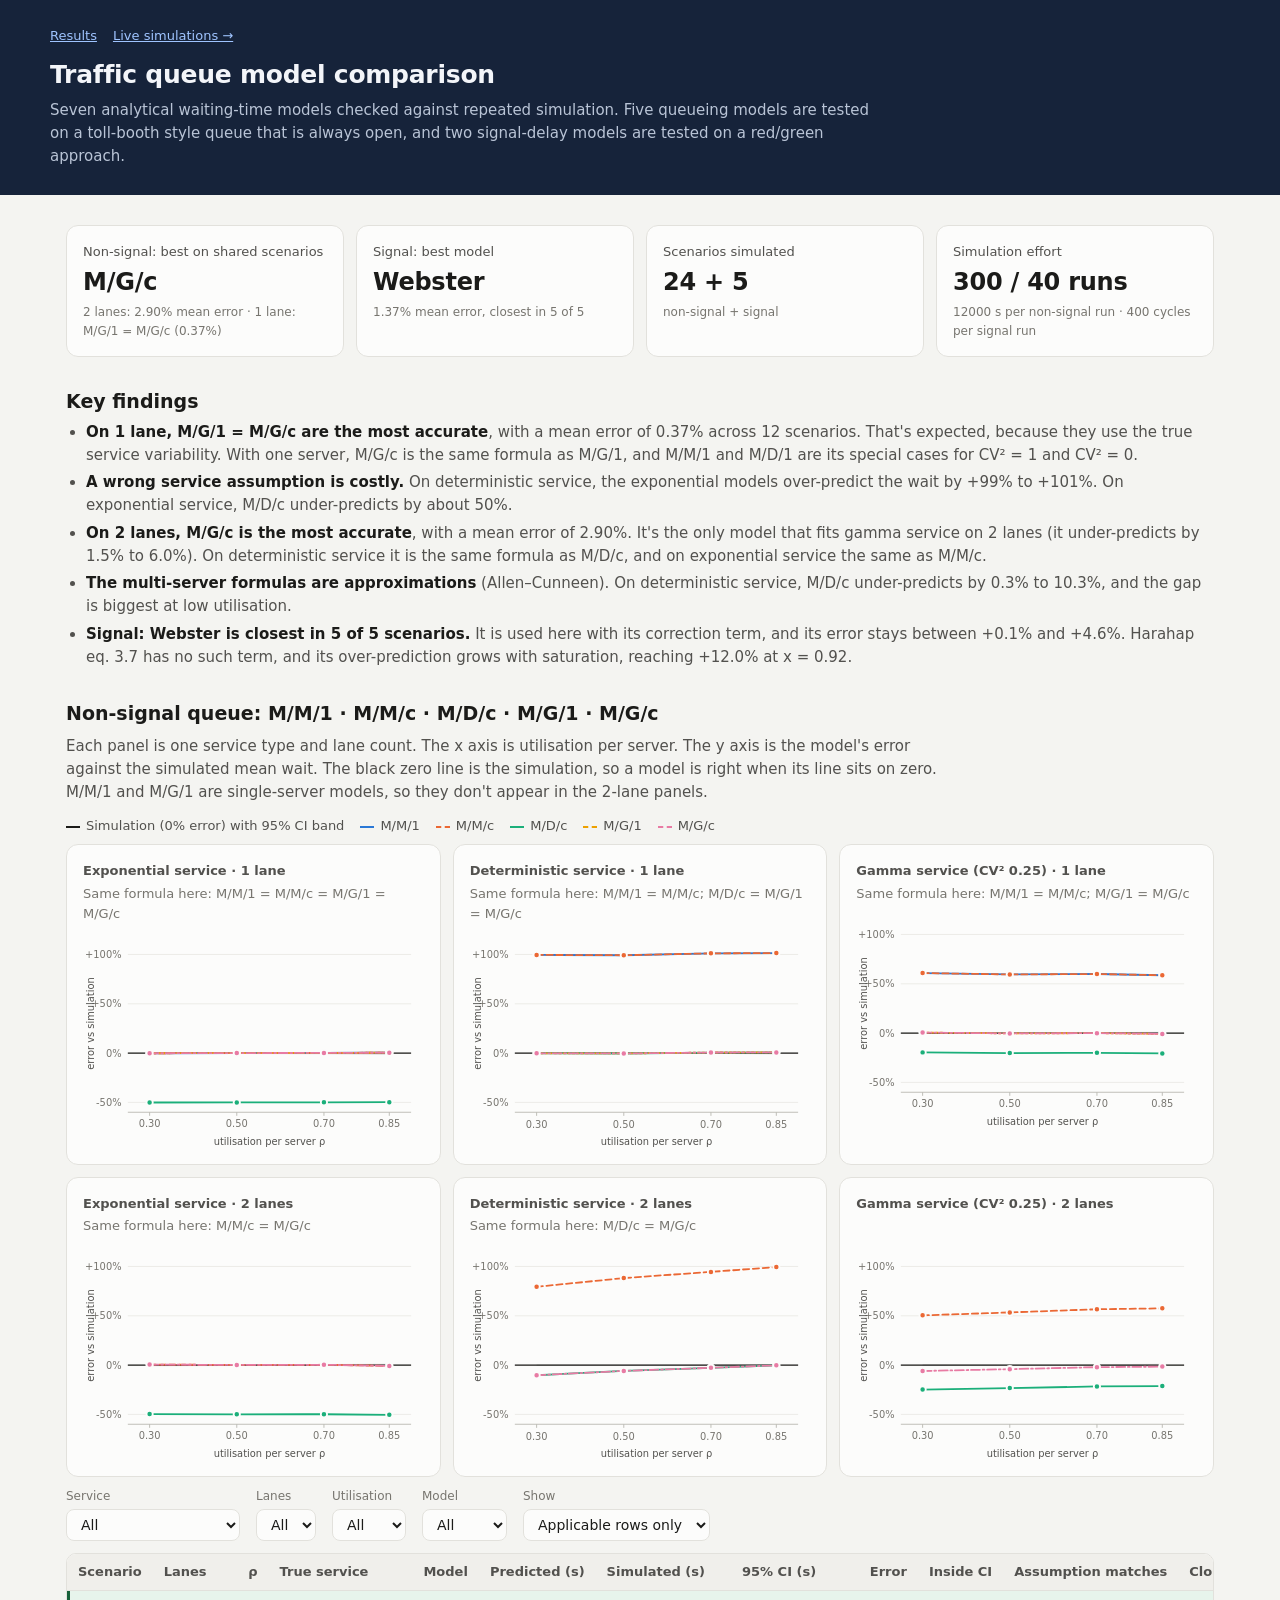
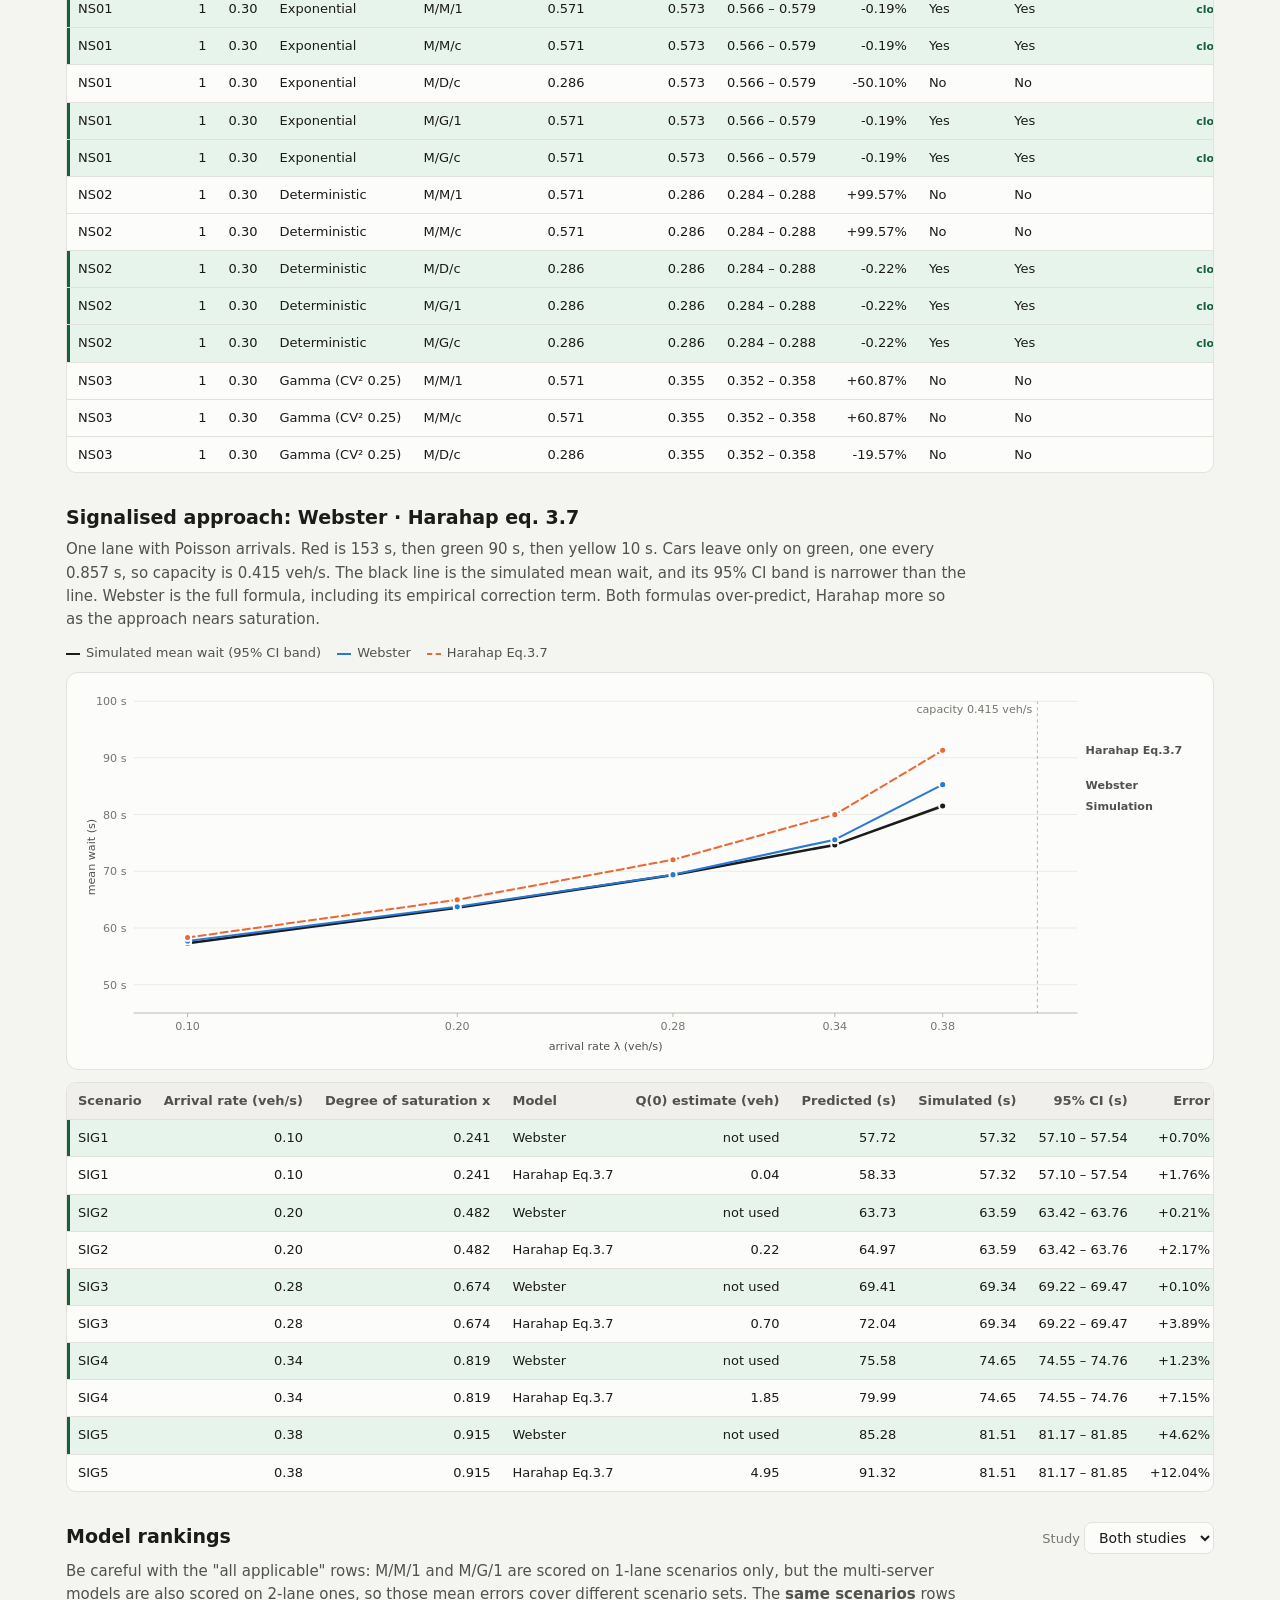
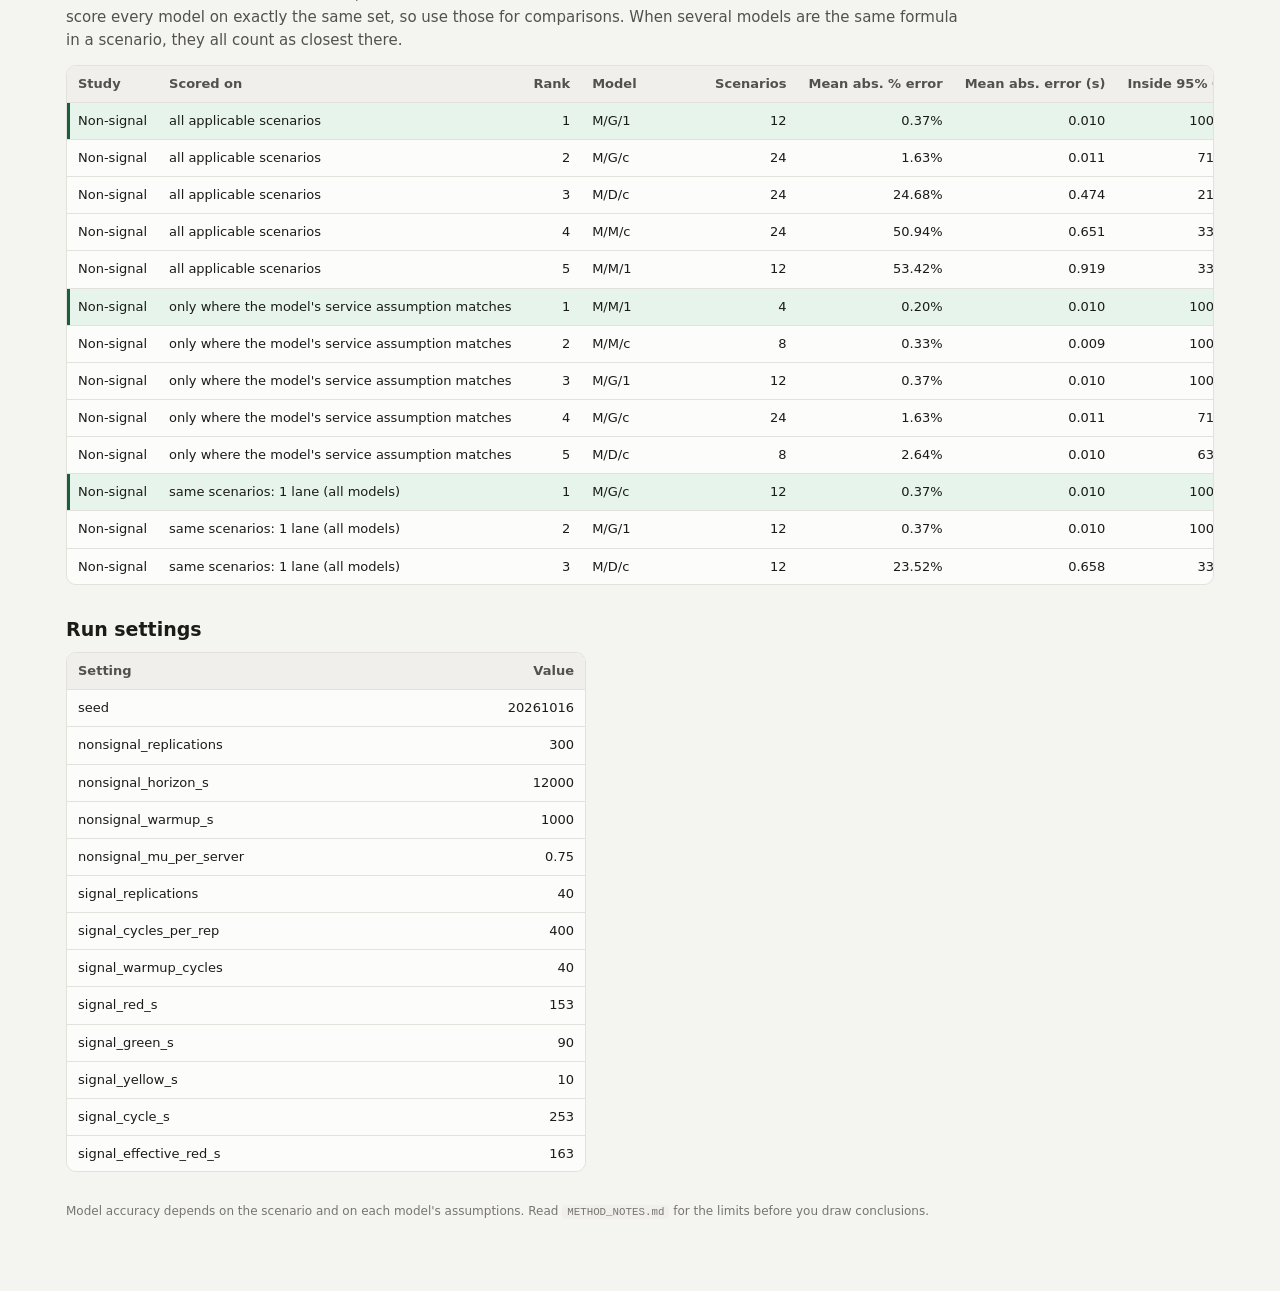
<file: dashboard/index.html>
<!doctype html>
<html lang="en">
<head>
<meta charset="utf-8">
<meta name="viewport" content="width=device-width, initial-scale=1">
<title>Traffic Queue Models</title>
<link rel="stylesheet" href="style.css">
</head>
<body>
<header class="top">
  <nav><a href="index.html" aria-current="page">Results</a><a href="animation.html">Live simulations &rarr;</a></nav>
  <h1>Traffic queue model comparison</h1>
  <p>Seven analytical waiting-time models checked against repeated simulation. Five queueing models are tested on a toll-booth style queue that is always open, and two signal-delay models are tested on a red/green approach.</p>
</header>
<main>
<div class="notice" id="load-note"><strong>Read-only page.</strong> It shows <code>results/data.js</code>, which <code>run_simulation.R</code> writes. Re-run the R script to refresh the numbers.</div>

<section>
  <div class="tiles">
    <div class="card tile"><div class="label">Non-signal: best on shared scenarios</div><div class="value" id="t-ns">—</div><div class="sub" id="t-ns-sub"></div></div>
    <div class="card tile"><div class="label">Signal: best model</div><div class="value" id="t-sig">—</div><div class="sub" id="t-sig-sub"></div></div>
    <div class="card tile"><div class="label">Scenarios simulated</div><div class="value" id="t-scen">—</div><div class="sub" id="t-scen-sub"></div></div>
    <div class="card tile"><div class="label">Simulation effort</div><div class="value" id="t-reps">—</div><div class="sub" id="t-reps-sub"></div></div>
  </div>
</section>

<section>
  <h2>Key findings</h2>
  <ul class="findings" id="findings"><li>Loading…</li></ul>
</section>

<section>
  <div class="section-head"><h2>Non-signal queue: M/M/1 · M/M/c · M/D/c · M/G/1 · M/G/c</h2></div>
  <p class="lead">Each panel is one service type and lane count. The x axis is utilisation per server. The y axis is the model's error against the simulated mean wait. The black zero line is the simulation, so a model is right when its line sits on zero. M/M/1 and M/G/1 are single-server models, so they don't appear in the 2-lane panels.</p>
  <div class="legend" id="ns-legend"></div>
  <div class="facets" id="ns-facets"></div>

  <div class="filters">
    <label>Service<select id="f-svc"><option value="">All</option></select></label>
    <label>Lanes<select id="f-lanes"><option value="">All</option><option>1</option><option>2</option></select></label>
    <label>Utilisation<select id="f-rho"><option value="">All</option></select></label>
    <label>Model<select id="f-model"><option value="">All</option></select></label>
    <label>Show<select id="f-app"><option value="app">Applicable rows only</option><option value="">All rows</option></select></label>
  </div>
  <div class="table-wrap"><table id="ns-table"><thead></thead><tbody><tr><td>Loading results…</td></tr></tbody></table></div>
</section>

<section>
  <div class="section-head"><h2>Signalised approach: Webster · Harahap eq. 3.7</h2></div>
  <p class="lead">One lane with Poisson arrivals. Red is 153 s, then green 90 s, then yellow 10 s. Cars leave only on green, one every 0.857 s, so capacity is 0.415 veh/s. The black line is the simulated mean wait, and its 95% CI band is narrower than the line. Webster is the full formula, including its empirical correction term. Both formulas over-predict, Harahap more so as the approach nears saturation.</p>
  <div class="legend" id="sig-legend"></div>
  <div class="card"><div class="chart" id="sig-chart"></div></div>
  <div class="table-wrap" style="margin-top:12px"><table id="sig-table"><thead></thead><tbody><tr><td>Loading results…</td></tr></tbody></table></div>
</section>

<section>
  <div class="section-head"><h2>Model rankings</h2>
    <label class="muted">Study <select id="study-filter"><option value="all">Both studies</option><option value="non_signal">Non-signal</option><option value="signal">Signal</option></select></label></div>
  <p class="lead">Be careful with the "all applicable" rows: M/M/1 and M/G/1 are scored on 1-lane scenarios only, but the multi-server models are also scored on 2-lane ones, so those mean errors cover different scenario sets. The <b>same scenarios</b> rows score every model on exactly the same set, so use those for comparisons. When several models are the same formula in a scenario, they all count as closest there.</p>
  <div class="table-wrap"><table id="rank-table"><thead></thead><tbody><tr><td>Loading rankings…</td></tr></tbody></table></div>
</section>

<section>
  <h2>Run settings</h2>
  <div class="table-wrap" style="margin-top:8px;max-width:520px"><table id="summary-table"><thead></thead><tbody><tr><td>Loading settings…</td></tr></tbody></table></div>
</section>
<footer>Model accuracy depends on the scenario and on each model's assumptions. Read <code>METHOD_NOTES.md</code> for the limits before you draw conclusions.</footer>
</main>
<div class="tip" id="tip"></div>
<script src="../results/data.js"></script>
<script src="dashboard.js"></script>
</body>
</html>
</file>
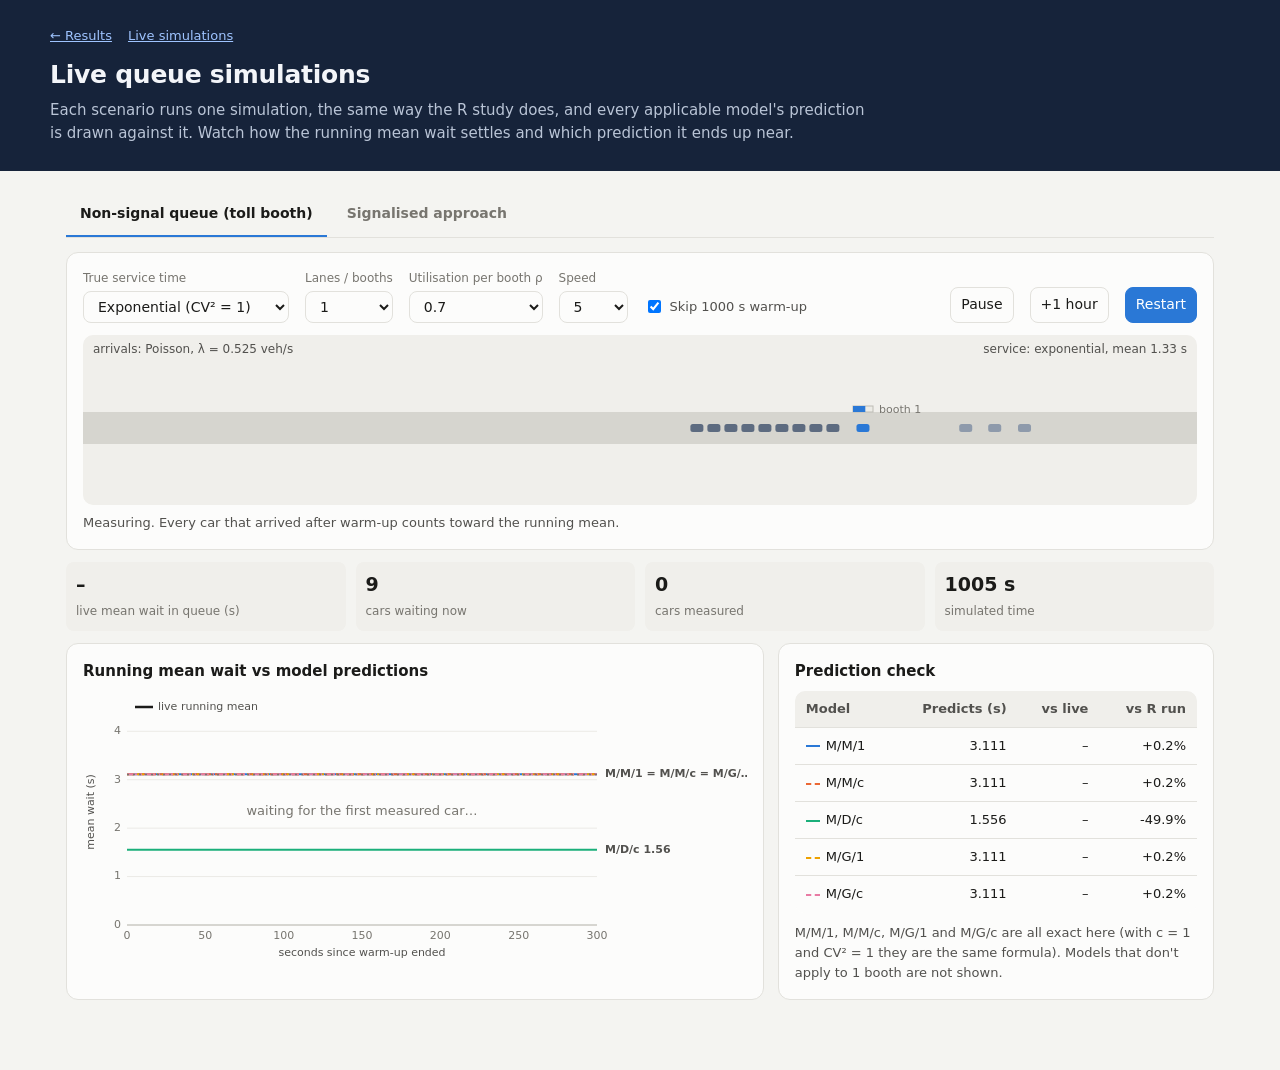
<file: dashboard/animation.html>
<!doctype html>
<html lang="en">
<head>
<meta charset="utf-8">
<meta name="viewport" content="width=device-width, initial-scale=1">
<title>Queue Simulations</title>
<link rel="stylesheet" href="style.css">
<style>
.tabs { display: flex; gap: 6px; margin-bottom: 14px; border-bottom: 1px solid var(--line); }
.tabs button { border: 0; border-bottom: 2px solid transparent; border-radius: 0; background: none; padding: 10px 14px; font-weight: 600; color: var(--muted); }
.tabs button[aria-selected="true"] { color: var(--ink); border-bottom-color: var(--accent); }
.bar { display: flex; flex-wrap: wrap; gap: 10px 16px; align-items: end; }
.bar label { display: flex; flex-direction: column; gap: 3px; font-size: 12px; color: var(--muted); }
.bar label.check { flex-direction: row; align-items: center; gap: 6px; font-size: 13px; color: var(--ink-2); padding-bottom: 6px; }
.bar .grow { flex: 1; }
.stage { margin-top: 12px; }
.stage canvas { display: block; width: 100%; border-radius: 10px; background: var(--surface-2); }
.stats { display: grid; grid-template-columns: repeat(4, minmax(0, 1fr)); gap: 10px; margin: 12px 0; }
.stat { background: var(--surface-2); border-radius: 8px; padding: 8px 10px; }
.stat b { display: block; font-size: 19px; font-variant-numeric: tabular-nums; }
.stat span { font-size: 12px; color: var(--muted); }
.panes { display: grid; grid-template-columns: minmax(0, 1.6fr) minmax(0, 1fr); gap: 14px; margin-top: 4px; }
.status { font-size: 13px; color: var(--ink-2); min-height: 20px; margin-top: 8px; }
.explain { font-size: 13px; color: var(--ink-2); margin: 10px 0 0; }
@media (max-width: 860px) { .panes { grid-template-columns: 1fr; } .stats { grid-template-columns: repeat(2, minmax(0, 1fr)); } }
</style>
</head>
<body>
<header class="top">
  <nav><a href="index.html">&larr; Results</a><a href="animation.html" aria-current="page">Live simulations</a></nav>
  <h1>Live queue simulations</h1>
  <p>Each scenario runs one simulation, the same way the R study does, and every applicable model's prediction is drawn against it. Watch how the running mean wait settles and which prediction it ends up near.</p>
</header>
<main>
<div class="tabs" role="tablist">
  <button role="tab" id="tab-plain" aria-selected="true" aria-controls="pane-plain">Non-signal queue (toll booth)</button>
  <button role="tab" id="tab-sig" aria-selected="false" aria-controls="pane-sig">Signalised approach</button>
</div>

<!-- ============ NON-SIGNAL ============ -->
<div id="pane-plain" role="tabpanel">
  <div class="card">
    <div class="bar">
      <label>True service time
        <select id="p-svc"><option value="exponential">Exponential (CV² = 1)</option><option value="deterministic">Deterministic (CV² = 0)</option><option value="gamma_cv2_0.25">Gamma (CV² = 0.25)</option></select></label>
      <label>Lanes / booths<select id="p-lanes"><option>1</option><option>2</option></select></label>
      <label>Utilisation per booth ρ<select id="p-rho"><option>0.3</option><option>0.5</option><option selected>0.7</option><option>0.85</option></select></label>
      <label>Speed<select id="p-speed"><option>1</option><option>2</option><option selected>5</option><option>10</option><option>25</option><option>50</option><option>100</option></select></label>
      <label class="check"><input type="checkbox" id="p-warm" checked> Skip 1000 s warm-up</label>
      <span class="grow"></span>
      <button id="p-pause">Pause</button><button id="p-skip">+1 hour</button><button id="p-reset" class="primary">Restart</button>
    </div>
    <div class="stage"><canvas id="p-scene" height="170"></canvas></div>
    <div class="status" id="p-status"></div>
  </div>
  <div class="stats">
    <div class="stat"><b id="p-mean">–</b><span>live mean wait in queue (s)</span></div>
    <div class="stat"><b id="p-q">0</b><span>cars waiting now</span></div>
    <div class="stat"><b id="p-n">0</b><span>cars measured</span></div>
    <div class="stat"><b id="p-t">0</b><span>simulated time</span></div>
  </div>
  <div class="panes">
    <div class="card"><h3>Running mean wait vs model predictions</h3><canvas id="p-chart" height="270" style="width:100%;display:block;margin-top:6px"></canvas></div>
    <div class="card"><h3>Prediction check</h3>
      <div class="table-wrap" style="margin-top:8px;border:0"><table><thead><tr><th>Model</th><th class="num">Predicts (s)</th><th class="num">vs live</th><th class="num">vs R run</th></tr></thead><tbody id="p-table"></tbody></table></div>
      <p class="explain" id="p-explain"></p></div>
  </div>
</div>

<!-- ============ SIGNAL ============ -->
<div id="pane-sig" role="tabpanel" hidden>
  <div class="card">
    <div class="bar">
      <label>Arrival rate λ
        <select id="s-lam"><option value="0.1">0.10 veh/s (x = 0.24)</option><option value="0.2">0.20 veh/s (x = 0.48)</option><option value="0.28">0.28 veh/s (x = 0.67)</option><option value="0.34" selected>0.34 veh/s (x = 0.82)</option><option value="0.38">0.38 veh/s (x = 0.92)</option></select></label>
      <label>Speed<select id="s-speed"><option>1</option><option>2</option><option>5</option><option selected>10</option><option>25</option><option>50</option><option>100</option></select></label>
      <label class="check"><input type="checkbox" id="s-warm" checked> Skip 40-cycle warm-up</label>
      <span class="grow"></span>
      <button id="s-pause">Pause</button><button id="s-skip">+10 cycles</button><button id="s-reset" class="primary">Restart</button>
    </div>
    <div class="stage"><canvas id="s-scene" height="230"></canvas></div>
    <div class="status" id="s-status"></div>
  </div>
  <div class="stats">
    <div class="stat"><b id="s-mean">–</b><span>live mean wait (s)</span></div>
    <div class="stat"><b id="s-q">0</b><span>cars queued now</span></div>
    <div class="stat"><b id="s-n">0</b><span>cars measured</span></div>
    <div class="stat"><b id="s-t">0</b><span>cycles measured</span></div>
  </div>
  <div class="panes">
    <div class="card"><h3>Running mean wait vs model predictions</h3><canvas id="s-chart" height="270" style="width:100%;display:block;margin-top:6px"></canvas></div>
    <div class="card"><h3>Prediction check</h3>
      <div class="table-wrap" style="margin-top:8px;border:0"><table><thead><tr><th>Model</th><th class="num">Predicts (s)</th><th class="num">vs live</th><th class="num">vs R run</th></tr></thead><tbody id="s-table"></tbody></table></div>
      <p class="explain">The two formulas share the uniform-delay term R²/(2C(1 − λ/s)), and Harahap's Q(0) is estimated from Webster's overflow term. Webster also subtracts its empirical correction term, which Harahap lacks, so Harahap sits higher, more so near saturation. The running mean still swings from cycle to cycle after warm-up. It needs a few hundred cycles to settle, which is why the R study averages 40 runs of 400 cycles each.</p></div>
  </div>
</div>
</main>
<script src="../results/data.js"></script>
<script>
"use strict";
// ---------------- constants (must match run_simulation.R) ----------------
const MU = 0.75, WARM_PLAIN = 1000;
const SAT = 1.167, RED = 153, GREEN = 90, YELLOW = 10, CYC = RED + GREEN + YELLOW, R_EFF = CYC - GREEN, HEAD = 1 / SAT, WARM_SIG = 40 * CYC;
const R = window.RESULTS || { plain: [], signal: [] };
const $ = id => document.getElementById(id);
const fin = v => v !== null && v !== undefined && isFinite(v);
const fmt = (v, d = 2) => fin(v) ? Number(v).toFixed(d) : "n/a";
const pct = v => fin(v) ? (v > 0 ? "+" : "") + v.toFixed(1) + "%" : "n/a";
const MODEL_COLOR = { "M/M/1": "--s1", "M/M/c": "--s2", "M/D/c": "--s3", "M/G/1": "--s4", "M/G/c": "--s5", "Webster": "--s1", "Harahap Eq.3.7": "--s2" };
const MODEL_DASH = { "M/M/1": [], "M/M/c": [7, 4], "M/D/c": [], "M/G/1": [2, 3], "M/G/c": [10, 3, 2, 3], "Webster": [], "Harahap Eq.3.7": [7, 4] };

let TOK = {};
function readTokens() { const cs = getComputedStyle(document.documentElement); TOK = new Proxy({}, { get: (_, k) => cs.getPropertyValue(k).trim() }); }
readTokens(); matchMedia("(prefers-color-scheme: dark)").addEventListener("change", readTokens);

// ---------------- formulas (fallback when data.js is missing; same as R) ----------------
function erlangC(lam, mu, c) {
  const a = lam / mu, rho = a / c; if (rho >= 1) return NaN;
  let s = 0, f = 1; for (let k = 0; k < c; k++) { if (k) f *= k; s += Math.pow(a, k) / f; }
  const top = Math.pow(a, c) / (f * (c > 1 ? c : 1) * (1 - rho));
  return (top / (s + top)) / (c * mu - lam);
}
const pk = (lam, mu, cv2) => { const rho = lam / mu; return rho >= 1 ? NaN : (rho / (1 - rho)) * ((1 + cv2) / (2 * mu)); };
function webster(lam) { const x = lam * CYC / (SAT * GREEN), g = GREEN / CYC; if (x >= 1) return NaN;   // full 3-term formula, as in R
  return CYC * (1 - g) ** 2 / (2 * (1 - g * x)) + x * x / (2 * lam * (1 - x)) - 0.65 * Math.cbrt(CYC / (lam * lam)) * Math.pow(x, 2 + 5 * g); }
function harahap(lam) { const x = lam * CYC / (SAT * GREEN), rho = lam / SAT; if (x >= 1) return NaN; const q0 = x * x / (2 * (1 - x));
  return R_EFF / (2 * CYC * (1 - rho)) * ((2 / lam) * q0 + R_EFF + (1 / SAT) * (1 + 1 / (1 - rho))); }

// ---------------- random ----------------
const rexp = rate => -Math.log(1 - Math.random()) / rate;
function rgammaInt(k, rate) { let s = 0; for (let i = 0; i < k; i++) s += rexp(rate); return s; }   // shape k, Erlang
const SVC = { exponential: { cv2: 1, draw: () => rexp(MU) }, deterministic: { cv2: 0, draw: () => 1 / MU }, "gamma_cv2_0.25": { cv2: 0.25, draw: () => rgammaInt(4, 4 * MU) } };

// ---------------- canvas helpers ----------------
function fitCanvas(cv) {
  if (!cv.dataset.h) cv.dataset.h = cv.getAttribute("height");   // CSS height; the attribute itself gets scaled by dpr below
  const dpr = window.devicePixelRatio || 1, w = cv.clientWidth, h = +cv.dataset.h;
  if (cv.width !== Math.round(w * dpr) || cv.height !== Math.round(h * dpr)) { cv.width = Math.round(w * dpr); cv.height = Math.round(h * dpr); cv.style.height = h + "px"; }
  const cx = cv.getContext("2d"); cx.setTransform(dpr, 0, 0, dpr, 0, 0); return { cx, w, h };
}
function rrect(cx, x, y, w, h, r) { cx.beginPath(); cx.roundRect ? cx.roundRect(x, y, w, h, r) : cx.rect(x, y, w, h); cx.fill(); }
function car(cx, x, y, color, len = 13, wid = 8) { cx.fillStyle = color; rrect(cx, x - len / 2, y - wid / 2, len, wid, 2.5); }
const ease = (cur, tgt, dt, k = 9) => cur + (tgt - cur) * (1 - Math.exp(-dt * k));

function niceStep(range, n) { const raw = range / n, mag = Math.pow(10, Math.floor(Math.log10(raw))), f = raw / mag; return (f < 1.5 ? 1 : f < 3 ? 2 : f < 7 ? 5 : 10) * mag; }
// running-mean chart: hist [[t, mean]], refs [{name, v, color, dash}]
function drawChart(cv, hist, refs, tmax, xTitle) {
  const { cx, w, h } = fitCanvas(cv);
  cx.clearRect(0, 0, w, h);
  const m = { l: 44, r: Math.min(150, w * 0.32), t: 10, b: 34 }, pw = w - m.l - m.r, ph = h - m.t - m.b;
  const vals = refs.map(r => r.v).filter(fin);
  const ymax = Math.max(1e-6, ...vals) * 1.5, tm = Math.max(tmax, 1);
  const X = t => m.l + pw * Math.min(1, t / tm), Y = v => m.t + ph - ph * Math.min(1, Math.max(0, v) / ymax);
  cx.font = "11px system-ui"; cx.lineWidth = 1;
  const ys = niceStep(ymax, 4), yd = ys < 0.1 ? 2 : ys < 1 ? 1 : 0;
  cx.textAlign = "right"; cx.textBaseline = "middle";
  for (let v = 0; v <= ymax + 1e-9; v += ys) { cx.strokeStyle = TOK["--grid"]; cx.beginPath(); cx.moveTo(m.l, Y(v)); cx.lineTo(m.l + pw, Y(v)); cx.stroke(); cx.fillStyle = TOK["--muted"]; cx.fillText(v.toFixed(yd), m.l - 6, Y(v)); }
  const xs = niceStep(tm, 5); cx.textAlign = "center"; cx.textBaseline = "top";
  for (let t = 0; t <= tm + 1e-9; t += xs) { cx.fillStyle = TOK["--muted"]; cx.fillText(xs >= 1000 ? (t / 1000) + "k" : Math.round(t), X(t), m.t + ph + 6); }
  cx.strokeStyle = TOK["--axis"]; cx.beginPath(); cx.moveTo(m.l, m.t + ph); cx.lineTo(m.l + pw, m.t + ph); cx.stroke();
  cx.fillStyle = TOK["--ink-2"]; cx.textBaseline = "alphabetic"; cx.fillText(xTitle, m.l + pw / 2, h - 3);
  cx.save(); cx.translate(11, m.t + ph / 2); cx.rotate(-Math.PI / 2); cx.fillText("mean wait (s)", 0, 0); cx.restore();
  // reference lines + merged direct labels
  const labels = [];
  refs.forEach(r => { if (!fin(r.v)) return; cx.strokeStyle = r.color; cx.lineWidth = r.width || 2; cx.setLineDash(r.dash || []);
    cx.beginPath(); cx.moveTo(m.l, Y(r.v)); cx.lineTo(m.l + pw, Y(r.v)); cx.stroke(); labels.push({ y: Y(r.v), name: r.name + " " + fmt(r.v, r.v < 10 ? 2 : 1) }); });
  cx.setLineDash([]);
  labels.sort((a, b) => a.y - b.y);
  const merged = []; labels.forEach(l => { const p = merged[merged.length - 1]; if (p && Math.abs(p.y - l.y) < 1) p.name = p.name.replace(/ [\d.]+$/, "") + " = " + l.name; else merged.push({ ...l }); });
  for (let i = 1; i < merged.length; i++) merged[i].y = Math.max(merged[i].y, merged[i - 1].y + 14);
  cx.textAlign = "left"; cx.textBaseline = "middle"; cx.font = "600 11px system-ui"; cx.fillStyle = TOK["--ink-2"];
  merged.forEach(l => { let s = l.name; while (cx.measureText(s).width > m.r - 10 && s.length > 4) s = s.slice(0, -2); if (s !== l.name) s += "…"; cx.fillText(s, m.l + pw + 8, l.y); });
  // running mean
  if (hist.length) {
    cx.strokeStyle = TOK["--sim"]; cx.lineWidth = 2.5; cx.lineJoin = "round"; cx.beginPath();
    hist.forEach((p, i) => i ? cx.lineTo(X(p[0]), Y(p[1])) : cx.moveTo(X(p[0]), Y(p[1]))); cx.stroke();
    const last = hist[hist.length - 1]; cx.fillStyle = TOK["--sim"]; cx.beginPath(); cx.arc(X(last[0]), Y(last[1]), 4, 0, 7); cx.fill();
  } else {
    cx.fillStyle = TOK["--muted"]; cx.textAlign = "center"; cx.font = "13px system-ui"; cx.fillText("waiting for the first measured car…", m.l + pw / 2, m.t + ph / 2);
  }
  // legend for the live line
  cx.textAlign = "left"; cx.font = "11px system-ui"; cx.strokeStyle = TOK["--sim"]; cx.lineWidth = 2.5;
  cx.beginPath(); cx.moveTo(m.l + 8, m.t + 8); cx.lineTo(m.l + 26, m.t + 8); cx.stroke(); cx.fillStyle = TOK["--ink-2"]; cx.fillText("live running mean", m.l + 31, m.t + 8);
}
function fillTable(id, rows, live) {
  const tb = $(id); tb.textContent = "";
  rows.forEach(r => {
    const tr = document.createElement("tr");
    const td0 = document.createElement("td"); const k = document.createElement("i"); k.className = "key" + ((r.dash || []).length ? " dash" : ""); k.style.borderTopColor = r.color;
    td0.append(k, document.createTextNode(r.name)); tr.appendChild(td0);
    [fmt(r.v, 3), fin(live) ? pct(100 * (r.v - live) / live) : "–", fin(r.rsim) ? pct(100 * (r.v - r.rsim) / r.rsim) : "n/a"].forEach(t => { const td = document.createElement("td"); td.className = "num"; td.textContent = t; tr.appendChild(td); });
    tb.appendChild(tr);
  });
}

// =====================================================================
// NON-SIGNAL: Poisson arrivals, c booths, one shared FCFS queue
// =====================================================================
class PlainSim {
  configure(svc, lanes, rho, skipWarm) {
    this.svc = svc; this.lanes = lanes; this.rho = rho; this.lam = rho * lanes * MU;
    const models = lanes === 1 ? ["M/M/1", "M/M/c", "M/D/c", "M/G/1", "M/G/c"] : ["M/M/c", "M/D/c", "M/G/c"];
    const fallback = { "M/M/1": () => pk(this.lam, MU, 1), "M/M/c": () => erlangC(this.lam, MU, lanes), "M/D/c": () => 0.5 * erlangC(this.lam, MU, lanes), "M/G/1": () => pk(this.lam, MU, SVC[svc].cv2), "M/G/c": () => erlangC(this.lam, MU, lanes) * (1 + SVC[svc].cv2) / 2 };
    const row = m => R.plain.find(r => r.model === m && r.lanes === lanes && r.service_type === svc && Math.abs(r.rho - rho) < 1e-9);
    this.models = models.map(m => { const r = row(m); return { name: m, v: r && fin(r.analytic_mean_wait_s) ? r.analytic_mean_wait_s : fallback[m](), rsim: r ? r.simulated_mean_wait_s : NaN, colorVar: MODEL_COLOR[m], dash: MODEL_DASH[m] }; });
    const any = row(models[0]); this.rsim = any ? any.simulated_mean_wait_s : NaN;
    this.t = 0; this.queue = []; this.booths = Array.from({ length: lanes }, () => ({ car: null, start: 0, end: 0 })); this.leaving = [];
    this.next = rexp(this.lam); this.n = 0; this.sum = 0; this.hist = []; this.lastSample = 0;
    if (skipWarm) this.jump(WARM_PLAIN);
  }
  startService(b, t) {
    const c = this.queue.shift(); if (!c) return;
    const s = SVC[this.svc].draw(); b.car = c; b.start = t; b.end = t + s; c.state = "svc";
    if (c.arr >= WARM_PLAIN) { this.n++; this.sum += t - c.arr; }   // same rule as R: cars that arrived after warm-up
  }
  advance(dt) {
    const target = this.t + dt;
    for (;;) {
      let bi = -1, td = Infinity; this.booths.forEach((b, i) => { if (b.car && b.end < td) { td = b.end; bi = i; } });
      const te = Math.min(this.next, td); if (te > target) break;
      this.t = te;
      if (this.next <= td) { this.queue.push({ arr: this.next, x: -14, y: null, v: 0, state: "q" }); this.next += rexp(this.lam); }
      else { const b = this.booths[bi]; b.car.state = "leave"; b.car.v = 14; this.leaving.push(b.car); b.car = null; }
      this.booths.forEach(b => { if (!b.car) this.startService(b, this.t); });
      const el = this.t - WARM_PLAIN;
      if (this.n && el - this.lastSample >= Math.max(1, el / 300)) { this.hist.push([el, this.sum / this.n]); this.lastSample = el; }
    }
    this.t = target;
  }
  jump(dt) { this.advance(dt); this.leaving = []; this.snap = true; }
  draw(cv, dtReal, dtSim) {
    const { cx, w, h } = fitCanvas(cv); cx.clearRect(0, 0, w, h);
    const boothX = Math.round(w * 0.7), midY = h / 2 + 8, gap = 17;
    const boothY = this.lanes === 1 ? [midY] : [midY - 26, midY + 26];
    // road: approach lane, plaza widening, exit lanes
    cx.fillStyle = TOK["--road"]; cx.fillRect(0, midY - 16, boothX - 40, 32);
    cx.beginPath(); cx.moveTo(boothX - 40, midY - 16); cx.lineTo(boothX - 12, boothY[0] - 16); cx.lineTo(w, boothY[0] - 16);
    cx.lineTo(w, boothY[boothY.length - 1] + 16); cx.lineTo(boothX - 12, boothY[boothY.length - 1] + 16); cx.lineTo(boothX - 40, midY + 16); cx.fill();
    cx.strokeStyle = TOK["--lane-mark"]; cx.setLineDash([10, 10]); cx.lineWidth = 2;
    if (this.lanes === 2) { cx.beginPath(); cx.moveTo(boothX + 70, midY); cx.lineTo(w, midY); cx.stroke(); }
    cx.setLineDash([]);
    // booths
    boothY.forEach((by, i) => {
      const b = this.booths[i];
      cx.fillStyle = TOK["--booth"]; cx.strokeStyle = TOK["--road-edge"]; cx.lineWidth = 1;
      cx.fillRect(boothX - 10, by - 22, 20, 6); cx.strokeRect(boothX - 10, by - 22, 20, 6);
      if (b.car) {   // service progress bar above the booth
        const p = Math.min(1, (this.t - b.start) / Math.max(1e-9, b.end - b.start));
        cx.fillStyle = TOK["--car-active"]; cx.fillRect(boothX - 10, by - 22, 20 * p, 6);
      }
      cx.fillStyle = TOK["--muted"]; cx.font = "11px system-ui"; cx.textAlign = "left"; cx.fillText("booth " + (i + 1), boothX + 16, by - 15);
    });
    // cars
    const k = this.snap ? 1e9 : dtReal;
    const appear = (c, tx, ty) => { if (c.y === null) { c.y = ty; c.x = Math.max(-14, tx - 70); } };   // a car first seen on screen slides in from just behind its target
    this.queue.forEach((c, i) => { appear(c, boothX - 30 - i * gap, midY); c.x = ease(c.x, boothX - 30 - i * gap, k); c.y = ease(c.y, midY, k); if (c.x > -10) car(cx, c.x, c.y, TOK["--car"]); });
    this.booths.forEach((b, i) => { if (!b.car) return; const c = b.car; appear(c, boothX, boothY[i]); c.x = ease(c.x, boothX, k, 12); c.y = ease(c.y, boothY[i], k, 12); car(cx, c.x, c.y, TOK["--car-active"]); });
    this.leaving = this.leaving.filter(c => c.x < w + 20);
    this.leaving.forEach(c => { appear(c, boothX + 70, midY); c.v = Math.min(c.v + 12 * dtSim, 45); if (dtSim) c.x += Math.max(c.v * dtSim, 160 * dtReal); car(cx, c.x, c.y, TOK["--car-done"]); });
    this.snap = false;
    const hidden = this.queue.filter((c, i) => boothX - 30 - i * gap < -6).length;
    cx.fillStyle = TOK["--ink-2"]; cx.font = "12px system-ui"; cx.textAlign = "left";
    cx.fillText("arrivals: Poisson, λ = " + this.lam.toFixed(3) + " veh/s", 10, 18);
    if (hidden) cx.fillText("+" + hidden + " more cars off screen", 10, midY + 34);
    cx.textAlign = "right"; cx.fillText("service: " + this.svc.replace("_cv2_0.25", " (CV² 0.25)") + ", mean " + (1 / MU).toFixed(2) + " s", w - 10, 18);
  }
}

// =====================================================================
// SIGNAL: one lane, Poisson arrivals, discharge only during green, one car every 1/SAT s
// =====================================================================
class SigSim {
  configure(lam, skipWarm) {
    this.lam = lam;
    const row = m => R.signal.find(r => r.model === m && Math.abs(r.lambda - lam) < 1e-9);
    const fb = { "Webster": webster, "Harahap Eq.3.7": harahap };
    this.models = ["Webster", "Harahap Eq.3.7"].map(m => { const r = row(m); return { name: m, v: r ? r.analytic_mean_wait_s : fb[m](lam), rsim: r ? r.simulated_mean_wait_s : NaN, colorVar: MODEL_COLOR[m], dash: MODEL_DASH[m] }; });
    const any = row("Webster"); this.rsim = any ? any.simulated_mean_wait_s : NaN;
    this.t = 0; this.queue = []; this.leaving = []; this.lastStart = -Infinity; this.next = rexp(lam);
    this.n = 0; this.sum = 0; this.hist = []; this.lastSample = 0;
    if (skipWarm) this.jump(WARM_SIG);
  }
  headStart() {   // earliest time the car at the head of the queue may start (same rule as the R simulator)
    if (!this.queue.length) return Infinity;
    let t = Math.max(this.queue[0].arr, this.lastStart + HEAD); const ph = t % CYC;
    if (ph < RED) t += RED - ph; else if (ph >= RED + GREEN) t += CYC - ph + RED;
    return t;
  }
  advance(dt) {
    const target = this.t + dt;
    for (;;) {
      const ts = this.headStart(), te = Math.min(this.next, ts); if (te > target) break;
      this.t = te;
      if (this.next <= ts) { this.queue.push({ arr: this.next, x: null, v: 0 }); this.next += rexp(this.lam); }
      else { const c = this.queue.shift(); this.lastStart = ts; c.v = 0; this.leaving.push(c);
        if (c.arr >= WARM_SIG) { this.n++; this.sum += ts - c.arr; } }
      const el = this.t - WARM_SIG;
      if (this.n && el - this.lastSample >= Math.max(10, el / 300)) { this.hist.push([el, this.sum / this.n]); this.lastSample = el; }
    }
    this.t = target;
  }
  jump(dt) { this.advance(dt); this.leaving = []; this.snap = true; }
  draw(cv, dtReal, dtSim) {
    const { cx, w, h } = fitCanvas(cv); cx.clearRect(0, 0, w, h);
    const stopX = Math.round(w * 0.72), y = 92, gap = 16, ph = this.t % CYC;
    const state = ph < RED ? "red" : ph < RED + GREEN ? "green" : "yellow";
    const left = state === "red" ? RED - ph : state === "green" ? RED + GREEN - ph : CYC - ph;
    // roads: approach (two directions) and a crossing road
    cx.fillStyle = TOK["--road"]; cx.fillRect(0, y - 34, w, 52); cx.fillRect(stopX + 8, 0, 70, 150);
    cx.strokeStyle = TOK["--lane-mark"]; cx.lineWidth = 2; cx.setLineDash([12, 12]);
    cx.beginPath(); cx.moveTo(0, y - 9); cx.lineTo(stopX, y - 9); cx.moveTo(stopX + 78, y - 9); cx.lineTo(w, y - 9); cx.stroke(); cx.setLineDash([]);
    cx.fillStyle = TOK["--lane-mark"]; cx.fillRect(stopX, y - 8, 4, 26);   // stop line
    // signal head
    const hx = stopX - 14, hy = 6; cx.fillStyle = TOK["--head"]; rrect(cx, hx, hy, 18, 46, 4);
    [["red", "--light-red"], ["yellow", "--light-yel"], ["green", "--light-grn"]].forEach((l, i) => {
      cx.fillStyle = state === l[0] ? TOK[l[1]] : TOK["--light-off"]; cx.beginPath(); cx.arc(hx + 9, hy + 9 + i * 14, 5, 0, 7); cx.fill(); });
    cx.font = "600 12px system-ui"; cx.textAlign = "right"; cx.fillStyle = TOK["--ink-2"];
    cx.fillText(state.toUpperCase() + " · " + Math.ceil(left) + " s left", hx - 8, hy + 14);
    // cars
    const k = this.snap ? 1e9 : dtReal;
    this.queue.forEach((c, i) => { const tx = stopX - 9 - i * gap; if (c.x === null) c.x = Math.max(-14, tx - 90); c.x = ease(c.x, tx, k, 6); if (c.x > -10) car(cx, c.x, y + 5, TOK["--car"]); });
    this.leaving = this.leaving.filter(c => c.x < w + 20);
    this.leaving.forEach(c => { if (c.x === null) c.x = stopX - 9; c.v = Math.min(c.v + 3.6 * dtSim, 27); c.x += c.v * dtSim; car(cx, c.x, y + 5, TOK["--car-done"]); });
    this.snap = false;
    const hidden = this.queue.filter((c, i) => stopX - 9 - i * gap < -6).length;
    cx.textAlign = "left"; cx.font = "12px system-ui"; cx.fillStyle = TOK["--ink-2"];
    cx.fillText("arrivals: Poisson, λ = " + this.lam.toFixed(2) + " veh/s" + (hidden ? "  ·  +" + hidden + " more cars off screen" : ""), 10, 18);
    // cycle timeline
    const bx = 10, bw = w - 20, byy = 168, sc = bw / CYC;
    [[0, RED, "--light-red"], [RED, GREEN, "--light-grn"], [RED + GREEN, YELLOW, "--light-yel"]].forEach(s => { cx.fillStyle = TOK[s[2]]; rrect(cx, bx + s[0] * sc + 1, byy, s[1] * sc - 2, 10, 3); });
    cx.fillStyle = TOK["--ink"]; cx.fillRect(bx + ph * sc - 1.5, byy - 5, 3, 20);
    cx.fillStyle = TOK["--muted"]; cx.font = "11px system-ui"; cx.textAlign = "left";
    cx.fillText("red 153 s (no departures)", bx, byy + 26); cx.fillText("green 90 s, 1 car / 0.857 s", bx + RED * sc + 4, byy + 26);
    cx.textAlign = "right"; cx.fillText("yellow 10 s", bx + bw, byy + 40);
    cx.textAlign = "left"; cx.fillText("cycle 253 s · capacity " + (SAT * GREEN / CYC).toFixed(3) + " veh/s", bx, byy + 40);
  }
}

// ---------------- wiring ----------------
const plain = new PlainSim(), sig = new SigSim();
const UI = {
  plain: { sim: plain, pfx: "p", warm: WARM_PLAIN, unit: t => Math.floor(t) + " s", xTitle: "seconds since warm-up ended", paused: false,
    configure: () => plain.configure($("p-svc").value, +$("p-lanes").value, +$("p-rho").value, $("p-warm").checked), skip: () => plain.jump(3600) },
  sig: { sim: sig, pfx: "s", warm: WARM_SIG, unit: t => Math.max(0, Math.floor((t - WARM_SIG) / CYC)).toString(), xTitle: "seconds since warm-up ended", paused: false,
    configure: () => sig.configure(+$("s-lam").value, $("s-warm").checked), skip: () => sig.jump(10 * CYC) }
};
let active = "plain";
for (const key of ["plain", "sig"]) {
  const u = UI[key], p = u.pfx;
  ["svc", "lanes", "rho", "lam", "warm"].forEach(n => { const el = $(p + "-" + n); if (el) el.addEventListener("change", u.configure); });
  $(p + "-reset").onclick = u.configure; $(p + "-skip").onclick = u.skip;
  $(p + "-pause").onclick = () => { u.paused = !u.paused; $(p + "-pause").textContent = u.paused ? "Resume" : "Pause"; };
  u.configure();
}
function showTab(key) {
  active = key;
  $("tab-plain").setAttribute("aria-selected", key === "plain"); $("tab-sig").setAttribute("aria-selected", key === "sig");
  $("pane-plain").hidden = key !== "plain"; $("pane-sig").hidden = key !== "sig";
}
$("tab-plain").onclick = () => showTab("plain"); $("tab-sig").onclick = () => showTab("sig");

function explainPlain() {
  const svc = $("p-svc").value, lanes = +$("p-lanes").value;
  const fit = { exponential: lanes === 1 ? "M/M/1, M/M/c, M/G/1 and M/G/c are all exact here (with c = 1 and CV² = 1 they are the same formula)." : "M/M/c (Erlang C) is exact here, and M/G/c gives the same number.",
    deterministic: lanes === 1 ? "M/D/c, M/G/1 and M/G/c are exact here (M/D/1 is half the M/M/1 wait)." : "M/D/c and M/G/c are the same approximation for 2 booths, so expect them to sit a little below the simulation.",
    "gamma_cv2_0.25": lanes === 1 ? "M/G/1 and M/G/c (Pollaczek–Khinchine with CV² = 0.25) are exact here." : "Only M/G/c fits here. It is the Allen–Cunneen approximation, and it sits a few percent below the simulation." };
  $("p-explain").textContent = fit[svc] + " Models that don't apply to " + lanes + (lanes === 1 ? " booth" : " booths") + " are not shown.";
}
["p-svc", "p-lanes"].forEach(id => $(id).addEventListener("change", explainPlain)); explainPlain();

let last = performance.now(), lastTable = 0;
function frame(now) {
  const dtReal = Math.min((now - last) / 1000, 0.25); last = now;
  const u = UI[active], s = u.sim, p = u.pfx;
  const speed = +$(p + "-speed").value, dtSim = u.paused ? 0 : dtReal * speed;
  if (dtSim) s.advance(dtSim);
  s.draw($(p + "-scene"), dtReal, dtSim);
  const refs = s.models.map(m => ({ name: m.name, v: m.v, color: TOK[m.colorVar], dash: m.dash }))
    .concat(fin(s.rsim) ? [{ name: "R run", v: s.rsim, color: TOK["--muted"], dash: [2, 4], width: 1.5 }] : []);
  const elapsed = Math.max(0, s.t - u.warm);
  drawChart($(p + "-chart"), s.hist, refs, Math.max(elapsed, p === "s" ? 4 * CYC : 300), u.xTitle);
  const live = s.n ? s.sum / s.n : NaN;
  $(p + "-mean").textContent = fin(live) ? fmt(live, live < 10 ? 3 : 1) : "–";
  $(p + "-q").textContent = s.queue.length; $(p + "-n").textContent = s.n.toLocaleString(); $(p + "-t").textContent = u.unit(s.t);
  $(p + "-status").textContent = s.t < u.warm ? `Warming up: ${Math.floor(s.t)} of ${u.warm} s. Cars that arrive during warm-up are not counted, just like in the R study.` :
    "Measuring. Every car that arrived after warm-up counts toward the running mean.";
  if (now - lastTable > 250) { fillTable(p + "-table", s.models.map(m => ({ ...m, color: TOK[m.colorVar] })), live); lastTable = now; }
  requestAnimationFrame(frame);
}
requestAnimationFrame(frame);
</script>
</body>
</html>
</file>
<file: dashboard/style.css>
/* Shared styles for the dashboard and the animation page. Colours are tokens; dark mode redefines them. */
:root {
  color-scheme: light;
  --bg: #f4f4f1; --surface: #fcfcfb; --surface-2: #f0efeb; --head: #16233a; --head-ink: #f3f5f9; --head-muted: #b9c4d6;
  --ink: #1b1b19; --ink-2: #52514e; --muted: #77756f; --line: #e2e1dc; --grid: #ebeae6; --axis: #b9b8b1;
  --accent: #2a78d6; --good-bg: #e7f4ec; --good-ink: #17603a; --warn-bg: #fff6dc; --warn-line: #ecd893;
  --s1: #2a78d6; --s2: #eb6834; --s3: #1baf7a; --s4: #eda100; --s5: #e87ba4;   /* model colours, fixed order */
  --sim: #1b1b19; --band: rgba(27,27,25,.12);
  --road: #d6d5cf; --road-edge: #bdbcb5; --lane-mark: #fcfcfb; --car: #5d6b80; --car-active: #2a78d6; --car-done: #8e9aab;
  --light-off: #c9c8c2; --light-red: #e34948; --light-yel: #eda100; --light-grn: #1f9d55; --booth: #ecebe6;
}
@media (prefers-color-scheme: dark) {
  :root:not([data-theme="light"]) {
    color-scheme: dark;
    --bg: #121211; --surface: #1a1a19; --surface-2: #232321; --head: #0d1626; --head-ink: #f0efec; --head-muted: #9aa6b8;
    --ink: #f0efec; --ink-2: #c3c2b7; --muted: #908f87; --line: #33322f; --grid: #282826; --axis: #55544f;
    --accent: #3987e5; --good-bg: #183324; --good-ink: #9ad9b3; --warn-bg: #2d2714; --warn-line: #5a4c1f;
    --s1: #3987e5; --s2: #d95926; --s3: #199e70; --s4: #c98500; --s5: #d55181;
    --sim: #f0efec; --band: rgba(240,239,236,.16);
    --road: #2c2c2a; --road-edge: #3b3b38; --lane-mark: #5c5b56; --car: #8f9db2; --car-active: #3987e5; --car-done: #5f6a7a;
    --light-off: #3a3a37; --booth: #262624;
  }
}
:root[data-theme="dark"] {
  color-scheme: dark;
  --bg: #121211; --surface: #1a1a19; --surface-2: #232321; --head: #0d1626; --head-ink: #f0efec; --head-muted: #9aa6b8;
  --ink: #f0efec; --ink-2: #c3c2b7; --muted: #908f87; --line: #33322f; --grid: #282826; --axis: #55544f;
  --accent: #3987e5; --good-bg: #183324; --good-ink: #9ad9b3; --warn-bg: #2d2714; --warn-line: #5a4c1f;
  --s1: #3987e5; --s2: #d95926; --s3: #199e70; --s4: #c98500; --s5: #d55181;
  --sim: #f0efec; --band: rgba(240,239,236,.16);
  --road: #2c2c2a; --road-edge: #3b3b38; --lane-mark: #5c5b56; --car: #8f9db2; --car-active: #3987e5; --car-done: #5f6a7a;
  --light-off: #3a3a37; --booth: #262624;
}

* { box-sizing: border-box; }
body { margin: 0; background: var(--bg); color: var(--ink); font: 15px/1.55 system-ui, -apple-system, "Segoe UI", sans-serif; }
a { color: var(--accent); }
code { font-size: .9em; background: var(--surface-2); padding: 1px 5px; border-radius: 4px; }
header.top { background: var(--head); color: var(--head-ink); padding: 26px max(16px, calc((100% - 1180px) / 2)); }
header.top h1 { margin: 0 0 4px; font-size: 25px; letter-spacing: -.01em; }
header.top p { margin: 0; color: var(--head-muted); max-width: 820px; }
header.top a { color: #9fc4ff; }
header.top nav { margin-bottom: 10px; font-size: 13px; display: flex; gap: 16px; }
main { max-width: 1180px; margin: 22px auto; padding: 0 16px 48px; }
h2 { font-size: 19px; margin: 0; }
h3 { font-size: 15px; margin: 0; }
section { margin-top: 30px; }
.section-head { display: flex; gap: 12px; align-items: baseline; justify-content: space-between; flex-wrap: wrap; margin-bottom: 6px; }
.muted { color: var(--muted); font-size: 13px; }
.lead { color: var(--ink-2); margin: 4px 0 12px; max-width: 900px; }
.card { background: var(--surface); border: 1px solid var(--line); border-radius: 12px; padding: 16px; }
.tiles { display: grid; grid-template-columns: repeat(4, minmax(0, 1fr)); gap: 12px; }
.tile .label { color: var(--ink-2); font-size: 13px; }
.tile .value { font-size: 24px; font-weight: 700; margin: 2px 0; letter-spacing: -.01em; }
.tile .sub { color: var(--muted); font-size: 12px; }
.notice { padding: 12px 15px; background: var(--warn-bg); border: 1px solid var(--warn-line); border-radius: 10px; font-size: 14px; }
.findings { margin: 0; padding-left: 20px; color: var(--ink-2); }
.findings li { margin: 4px 0; }
.findings b { color: var(--ink); }
.filters { display: flex; flex-wrap: wrap; gap: 10px 16px; align-items: end; margin: 10px 0 12px; }
.filters label { display: flex; flex-direction: column; gap: 3px; font-size: 12px; color: var(--muted); }
select, button, input[type=number] { font: inherit; font-size: 14px; padding: 6px 10px; border: 1px solid var(--line); border-radius: 8px; background: var(--surface); color: var(--ink); }
button { cursor: pointer; }
button:hover, select:hover { border-color: var(--axis); }
button.primary { background: var(--accent); border-color: var(--accent); color: #fff; }
.btn-link { display: inline-block; padding: 8px 14px; border-radius: 8px; background: var(--accent); color: #fff; text-decoration: none; font-size: 14px; font-weight: 600; }
.table-wrap { overflow: auto; background: var(--surface); border: 1px solid var(--line); border-radius: 10px; max-height: 520px; }
table { border-collapse: collapse; width: 100%; font-size: 13px; white-space: nowrap; }
th, td { padding: 8px 11px; border-bottom: 1px solid var(--line); text-align: left; }
td.num, th.num { text-align: right; font-variant-numeric: tabular-nums; }
th { background: var(--surface-2); position: sticky; top: 0; font-weight: 600; color: var(--ink-2); z-index: 1; }
tr:last-child td { border-bottom: 0; }
tr.best td { background: var(--good-bg); }
tr.best td:first-child { box-shadow: inset 3px 0 0 var(--good-ink); }
tr.na td { color: var(--muted); }
.tag { display: inline-block; padding: 1px 7px; border-radius: 99px; font-size: 11px; font-weight: 600; background: var(--surface-2); color: var(--ink-2); }
.tag.good { background: var(--good-bg); color: var(--good-ink); }
.key { display: inline-block; width: 14px; height: 0; border-top: 2px solid; vertical-align: middle; margin-right: 6px; }
.key.dash { border-top-style: dashed; }
.legend { display: flex; flex-wrap: wrap; gap: 6px 16px; font-size: 13px; color: var(--ink-2); margin: 4px 0 8px; }
.facets { display: grid; grid-template-columns: repeat(3, minmax(0, 1fr)); gap: 12px; }
.facet h3 { font-size: 13px; color: var(--ink-2); font-weight: 600; margin-bottom: 2px; }
.chart { position: relative; }
.chart svg { display: block; width: 100%; height: auto; overflow: visible; }
.chart text { fill: var(--muted); font-size: 11px; }
.chart .grid line { stroke: var(--grid); }
.chart .axis line { stroke: var(--axis); }
.chart .zero { stroke: var(--sim); stroke-width: 1.5; }
.tip { position: absolute; pointer-events: none; background: var(--surface); border: 1px solid var(--line); border-radius: 8px; padding: 8px 10px; font-size: 12px;
       box-shadow: 0 4px 16px rgba(0,0,0,.12); min-width: 150px; z-index: 5; display: none; }
.tip .t { color: var(--muted); margin-bottom: 4px; }
.tip .row { display: flex; align-items: center; gap: 6px; }
.tip .row b { font-variant-numeric: tabular-nums; min-width: 58px; text-align: right; color: var(--ink); }
.tip .row span { color: var(--ink-2); }
footer { color: var(--muted); font-size: 12px; padding-top: 30px; }
@media (max-width: 900px) { .tiles { grid-template-columns: repeat(2, minmax(0, 1fr)); } .facets { grid-template-columns: repeat(2, minmax(0, 1fr)); } }
@media (max-width: 560px) { .tiles, .facets { grid-template-columns: 1fr; } header.top h1 { font-size: 21px; } }
</file>
